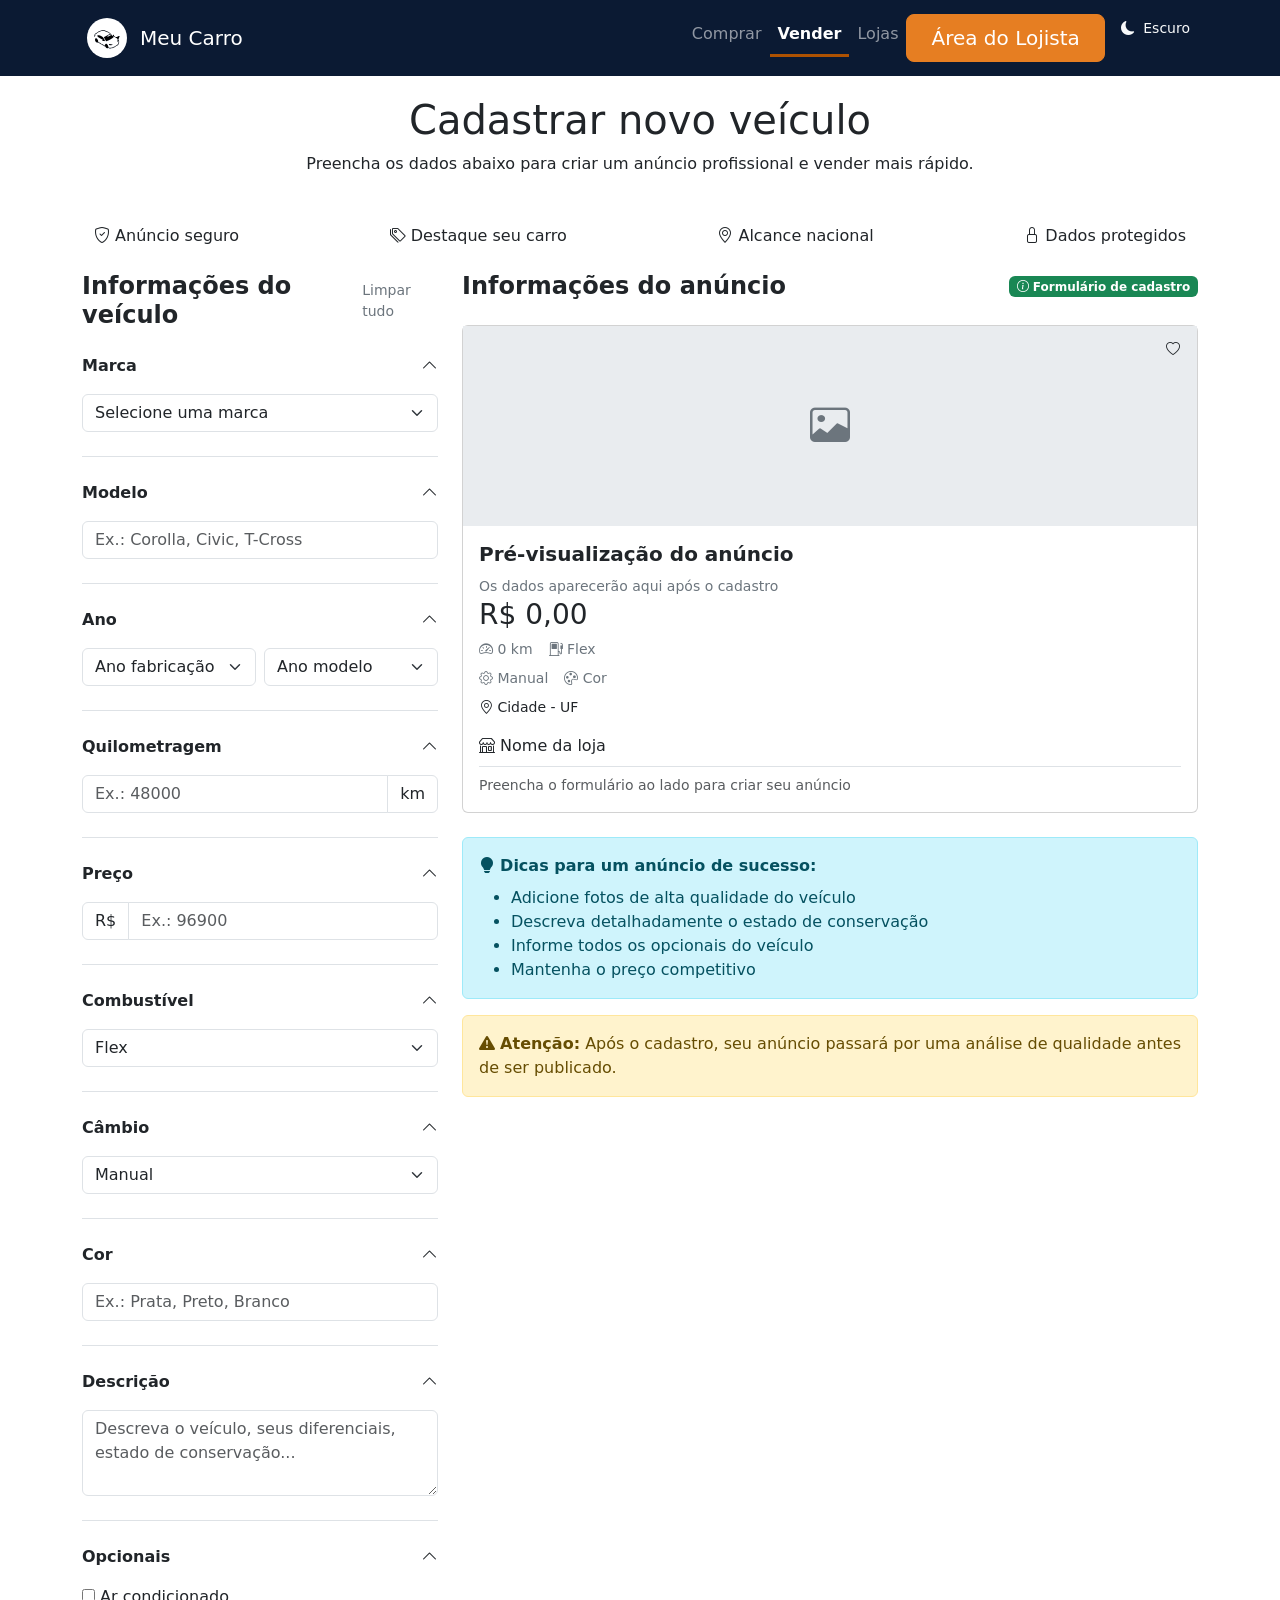
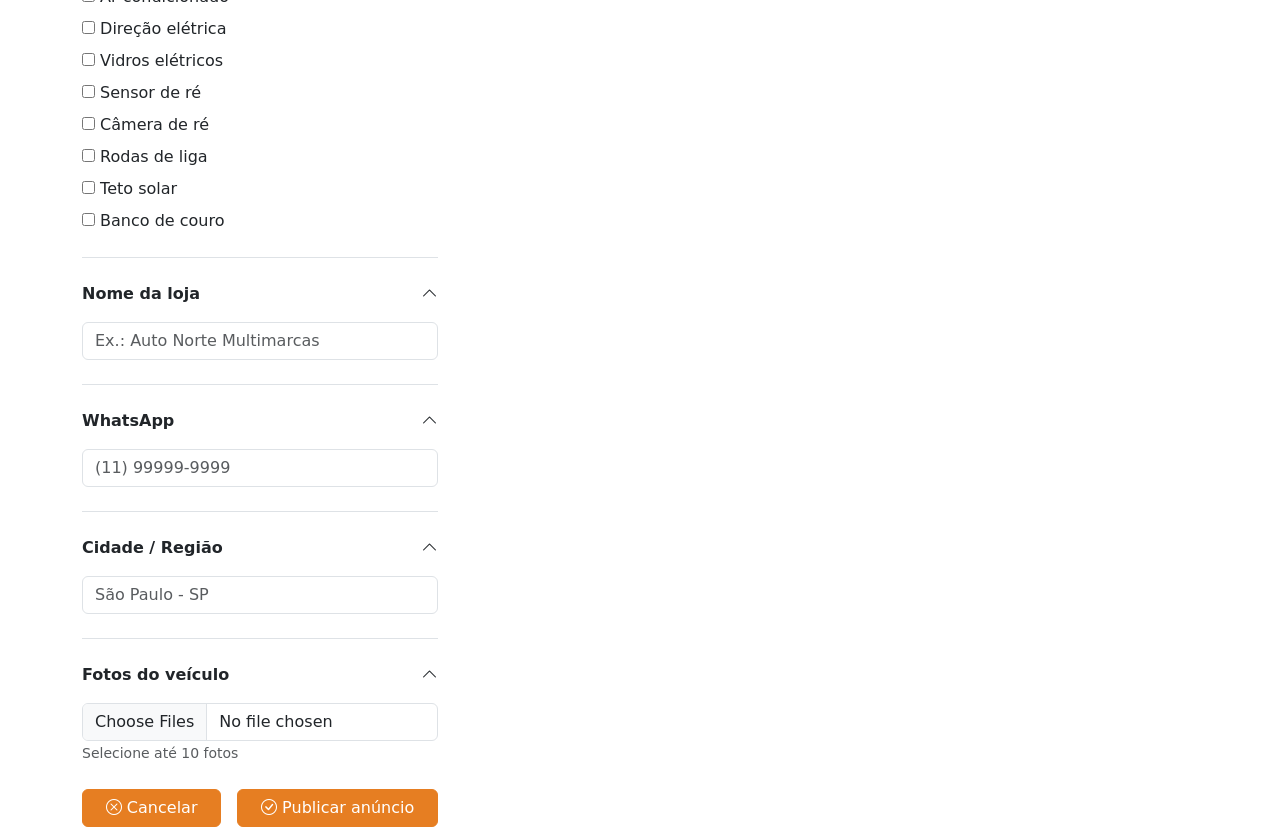
<file: cadastrar-carro.html>
<!DOCTYPE html>
<html lang="pt-BR">
<head>
  <meta charset="UTF-8">
  <meta name="viewport" content="width=device-width, initial-scale=1.0">
  <title>MeuCarro Marketplace - Cadastrar veículo</title>

  <link href="./css/bootstrap.min.css" rel="stylesheet">
  <link
    rel="stylesheet"
    href="https://cdn.jsdelivr.net/npm/bootstrap-icons@1.11.3/font/bootstrap-icons.min.css"
  >
</head>

<body>
  <nav class="navbar navbar-expand-lg bg-cinza-claro navbar-dark fixed-top">
    <div class="container">
      <a class="navbar-brand d-flex align-items-center gap-2" href="./index.html" aria-label="Auto Leste - Página Inicial">
        <img src="./img/logo-agencia.svg" alt="" role="presentation" class="img-logo-agencia">
        <span>Meu Carro</span>
      </a>
      <button class="navbar-toggler" type="button" data-bs-toggle="collapse" data-bs-target="#navbarNav">
        <span class="navbar-toggler-icon"></span>
      </button>
      <div class="collapse navbar-collapse" id="navbarNav">
        <ul class="navbar-nav ms-auto">
          <li class="nav-item"><a class="nav-link" href="./index.html">Comprar</a></li>
          <li class="nav-item"><a class="nav-link active" href="./cadastrar-carro.html">Vender</a></li>
          <li class="nav-item"><a class="nav-link" href="./auto-leste.html">Lojas</a></li>
          <button class="btn btn-primary btn-lg px-4 py-2"><a class="botao-lojista" href="./auto-leste.html">Área do Lojista</a></button>
        <li class="nav-item ms-2">
          <button class="btn btn-outline-light btn-sm rounded-pill" id="themeToggle" style="border: none;">
            <i class="bi bi-moon-fill" id="themeIcon"></i>
            <span id="themeText" class="ms-1">Escuro</span>
          </button>
        </li>
        </ul>
      </div>
    </div>
  </nav>

  <main id="main-content" class="container mt-5 pt-4" tabindex="-1">
    
    <section class="container-fluid py-4">
      <div class="hero-box">
        <div class="text-center mb-5">
          <h1 class="hero-title">Cadastrar novo veículo</h1>
          <p class="hero-subtitle">Preencha os dados abaixo para criar um anúncio profissional e vender mais rápido.</p>
        </div>

        <div class="hero-info mt-4 d-flex justify-content-between flex-wrap gap-2">
          <span><i class="bi bi-shield-check"></i> Anúncio seguro</span>
          <span><i class="bi bi-tags"></i> Destaque seu carro</span>
          <span><i class="bi bi-geo-alt"></i> Alcance nacional</span>
          <span><i class="bi bi-lock"></i> Dados protegidos</span>
        </div>
      </div>
    </section>

    <div class="row g-4">
      
      <aside class="col-lg-4">
        <div class="sidebar-box">
          <div class="d-flex justify-content-between align-items-center mb-4">
            <h4 class="fw-bold mb-0">Informações do veículo</h4>
            <a href="#" class="small text-secondary text-decoration-none">Limpar tudo</a>
          </div>

          <div class="mb-4">
            <div class="d-flex justify-content-between mb-3">
              <strong>Marca</strong>
              <span><i class="bi bi-chevron-up"></i></span>
            </div>
            <select class="form-select" name="marca">
              <option>Selecione uma marca</option>
              <option>Volkswagen</option>
              <option>Fiat</option>
              <option>Chevrolet</option>
              <option>Toyota</option>
              <option>Honda</option>
              <option>Hyundai</option>
              <option>Renault</option>
              <option>Nissan</option>
              <option>Ford</option>
              <option>Jeep</option>
            </select>
          </div>

          <div class="mb-4 border-top pt-4">
            <div class="d-flex justify-content-between mb-3">
              <strong>Modelo</strong>
              <span><i class="bi bi-chevron-up"></i></span>
            </div>
            <input type="text" class="form-control" name="modelo" placeholder="Ex.: Corolla, Civic, T-Cross">
          </div>

          <div class="mb-4 border-top pt-4">
            <div class="d-flex justify-content-between mb-3">
              <strong>Ano</strong>
              <span><i class="bi bi-chevron-up"></i></span>
            </div>
            <div class="d-flex gap-2">
              <select class="form-select" name="ano_fabricacao">
                <option>Ano fabricação</option>
                <option>2025</option>
                <option>2024</option>
                <option>2023</option>
                <option>2022</option>
                <option>2021</option>
                <option>2020</option>
                <option>2019</option>
                <option>2018</option>
                <option>2017</option>
                <option>2016</option>
                <option>2015</option>
              </select>
              <select class="form-select" name="ano_modelo">
                <option>Ano modelo</option>
                <option>2025</option>
                <option>2024</option>
                <option>2023</option>
                <option>2022</option>
                <option>2021</option>
                <option>2020</option>
                <option>2019</option>
                <option>2018</option>
                <option>2017</option>
                <option>2016</option>
                <option>2015</option>
              </select>
            </div>
          </div>

          <div class="mb-4 border-top pt-4">
            <div class="d-flex justify-content-between mb-3">
              <strong>Quilometragem</strong>
              <span><i class="bi bi-chevron-up"></i></span>
            </div>
            <div class="input-group">
              <input type="number" class="form-control" name="km" placeholder="Ex.: 48000">
              <span class="input-group-text bg-white">km</span>
            </div>
          </div>

          <div class="mb-4 border-top pt-4">
            <div class="d-flex justify-content-between mb-3">
              <strong>Preço</strong>
              <span><i class="bi bi-chevron-up"></i></span>
            </div>
            <div class="input-group">
              <span class="input-group-text bg-white">R$</span>
              <input type="text" class="form-control" name="preco" placeholder="Ex.: 96900">
            </div>
          </div>

          <div class="mb-4 border-top pt-4">
            <div class="d-flex justify-content-between mb-3">
              <strong>Combustível</strong>
              <span><i class="bi bi-chevron-up"></i></span>
            </div>
            <select class="form-select" name="combustivel">
              <option>Flex</option>
              <option>Gasolina</option>
              <option>Etanol</option>
              <option>Diesel</option>
              <option>Elétrico</option>
              <option>Híbrido</option>
            </select>
          </div>

          <div class="mb-4 border-top pt-4">
            <div class="d-flex justify-content-between mb-3">
              <strong>Câmbio</strong>
              <span><i class="bi bi-chevron-up"></i></span>
            </div>
            <select class="form-select" name="cambio">
              <option>Manual</option>
              <option>Automático</option>
              <option>CVT</option>
              <option>Automatizado</option>
            </select>
          </div>

          <div class="mb-4 border-top pt-4">
            <div class="d-flex justify-content-between mb-3">
              <strong>Cor</strong>
              <span><i class="bi bi-chevron-up"></i></span>
            </div>
            <input type="text" class="form-control" name="cor" placeholder="Ex.: Prata, Preto, Branco">
          </div>

          <div class="mb-4 border-top pt-4">
            <div class="d-flex justify-content-between mb-3">
              <strong>Descrição</strong>
              <span><i class="bi bi-chevron-up"></i></span>
            </div>
            <textarea class="form-control" rows="3" name="descricao" placeholder="Descreva o veículo, seus diferenciais, estado de conservação..."></textarea>
          </div>

          <div class="mb-4 border-top pt-4">
            <div class="d-flex justify-content-between mb-3">
              <strong>Opcionais</strong>
              <span><i class="bi bi-chevron-up"></i></span>
            </div>
            <div class="d-flex flex-column gap-2">
              <label><input type="checkbox" name="opcionais" value="ar_condicionado"> Ar condicionado</label>
              <label><input type="checkbox" name="opcionais" value="direcao_eletrica"> Direção elétrica</label>
              <label><input type="checkbox" name="opcionais" value="vidros_eletricos"> Vidros elétricos</label>
              <label><input type="checkbox" name="opcionais" value="sensor_re"> Sensor de ré</label>
              <label><input type="checkbox" name="opcionais" value="camera_re"> Câmera de ré</label>
              <label><input type="checkbox" name="opcionais" value="rodas_liga"> Rodas de liga</label>
              <label><input type="checkbox" name="opcionais" value="teto_solar"> Teto solar</label>
              <label><input type="checkbox" name="opcionais" value="banco_couro"> Banco de couro</label>
            </div>
          </div>

          <div class="mb-4 border-top pt-4">
            <div class="d-flex justify-content-between mb-3">
              <strong>Nome da loja</strong>
              <span><i class="bi bi-chevron-up"></i></span>
            </div>
            <input type="text" class="form-control" name="nome_loja" placeholder="Ex.: Auto Norte Multimarcas">
          </div>

          <div class="mb-4 border-top pt-4">
            <div class="d-flex justify-content-between mb-3">
              <strong>WhatsApp</strong>
              <span><i class="bi bi-chevron-up"></i></span>
            </div>
            <input type="tel" class="form-control" name="whatsapp" placeholder="(11) 99999-9999">
          </div>

          <div class="mb-4 border-top pt-4">
            <div class="d-flex justify-content-between mb-3">
              <strong>Cidade / Região</strong>
              <span><i class="bi bi-chevron-up"></i></span>
            </div>
            <input type="text" class="form-control" name="cidade" placeholder="São Paulo - SP">
          </div>

          <div class="mb-4 border-top pt-4">
            <div class="d-flex justify-content-between mb-3">
              <strong>Fotos do veículo</strong>
              <span><i class="bi bi-chevron-up"></i></span>
            </div>
            <div class="mt-2">
              <input type="file" name="fotos" multiple accept="image/jpeg,image/png,image/jpg" class="form-control">
              <small class="text-muted">Selecione até 10 fotos</small>
            </div>
          </div>

          <div class="d-flex gap-3 mt-4">
            <button type="reset" class="btn btn-outline-secondary flex-grow-1">
              <i class="bi bi-x-circle"></i> Cancelar
            </button>
            <button type="submit" class="btn btn-primary flex-grow-1">
              <i class="bi bi-check-circle"></i> Publicar anúncio
            </button>
          </div>
        </div>
      </aside>

      <section class="col-lg-8">
        <div class="d-flex justify-content-between align-items-center flex-wrap gap-3 mb-4">
          <h4 class="fw-bold mb-0">Informações do anúncio</h4>
          <span class="badge bg-success">
            <i class="bi bi-info-circle"></i> Formulário de cadastro
          </span>
        </div>

        <div class="row g-4">
          <div class="col-12">
            <div class="card car-card h-100">
              <div class="card-image">
                <div style="height: 200px; background-color: #e9ecef; display: flex; align-items: center; justify-content: center;">
                  <i class="bi bi-image fs-1 text-secondary"></i>
                </div>
                <button class="favorite-btn btn btn-sm position-absolute top-0 end-0 m-2" style="pointer-events: none;">
                  <i class="bi bi-heart"></i>
                </button>
              </div>
              <div class="card-body">
                <h5 class="fw-bold">Pré-visualização do anúncio</h5>
                <small class="text-secondary">Os dados aparecerão aqui após o cadastro</small>
                <h3 class="price-text">R$ 0,00</h3>
                <div class="d-flex gap-3 small text-secondary mb-2">
                  <span><i class="bi bi-speedometer2"></i> 0 km</span>
                  <span><i class="bi bi-fuel-pump"></i> Flex</span>
                </div>
                <div class="d-flex gap-3 small text-secondary mb-2">
                  <span><i class="bi bi-gear"></i> Manual</span>
                  <span><i class="bi bi-palette"></i> Cor</span>
                </div>
                <p class="small"><i class="bi bi-geo-alt"></i> Cidade - UF</p>
                <div class="store-name"><i class="bi bi-shop"></i> Nome da loja</div>
                <div class="mt-2 pt-2 border-top">
                  <div class="small text-muted">Preencha o formulário ao lado para criar seu anúncio</div>
                </div>
              </div>
            </div>
          </div>
        </div>
        
        <div class="alert alert-info mt-4" role="alert">
          <i class="bi bi-lightbulb-fill"></i>
          <strong>Dicas para um anúncio de sucesso:</strong>
          <ul class="mb-0 mt-2">
            <li>Adicione fotos de alta qualidade do veículo</li>
            <li>Descreva detalhadamente o estado de conservação</li>
            <li>Informe todos os opcionais do veículo</li>
            <li>Mantenha o preço competitivo</li>
          </ul>
        </div>

        <div class="alert alert-warning mt-3" role="alert">
          <i class="bi bi-exclamation-triangle-fill"></i>
          <strong>Atenção:</strong> Após o cadastro, seu anúncio passará por uma análise de qualidade antes de ser publicado.
        </div>
      </section>
    </div>
  </main>

  <script src="https://cdn.jsdelivr.net/npm/bootstrap@5.3.3/dist/js/bootstrap.bundle.min.js"></script>
</body>
</html>
</file>
